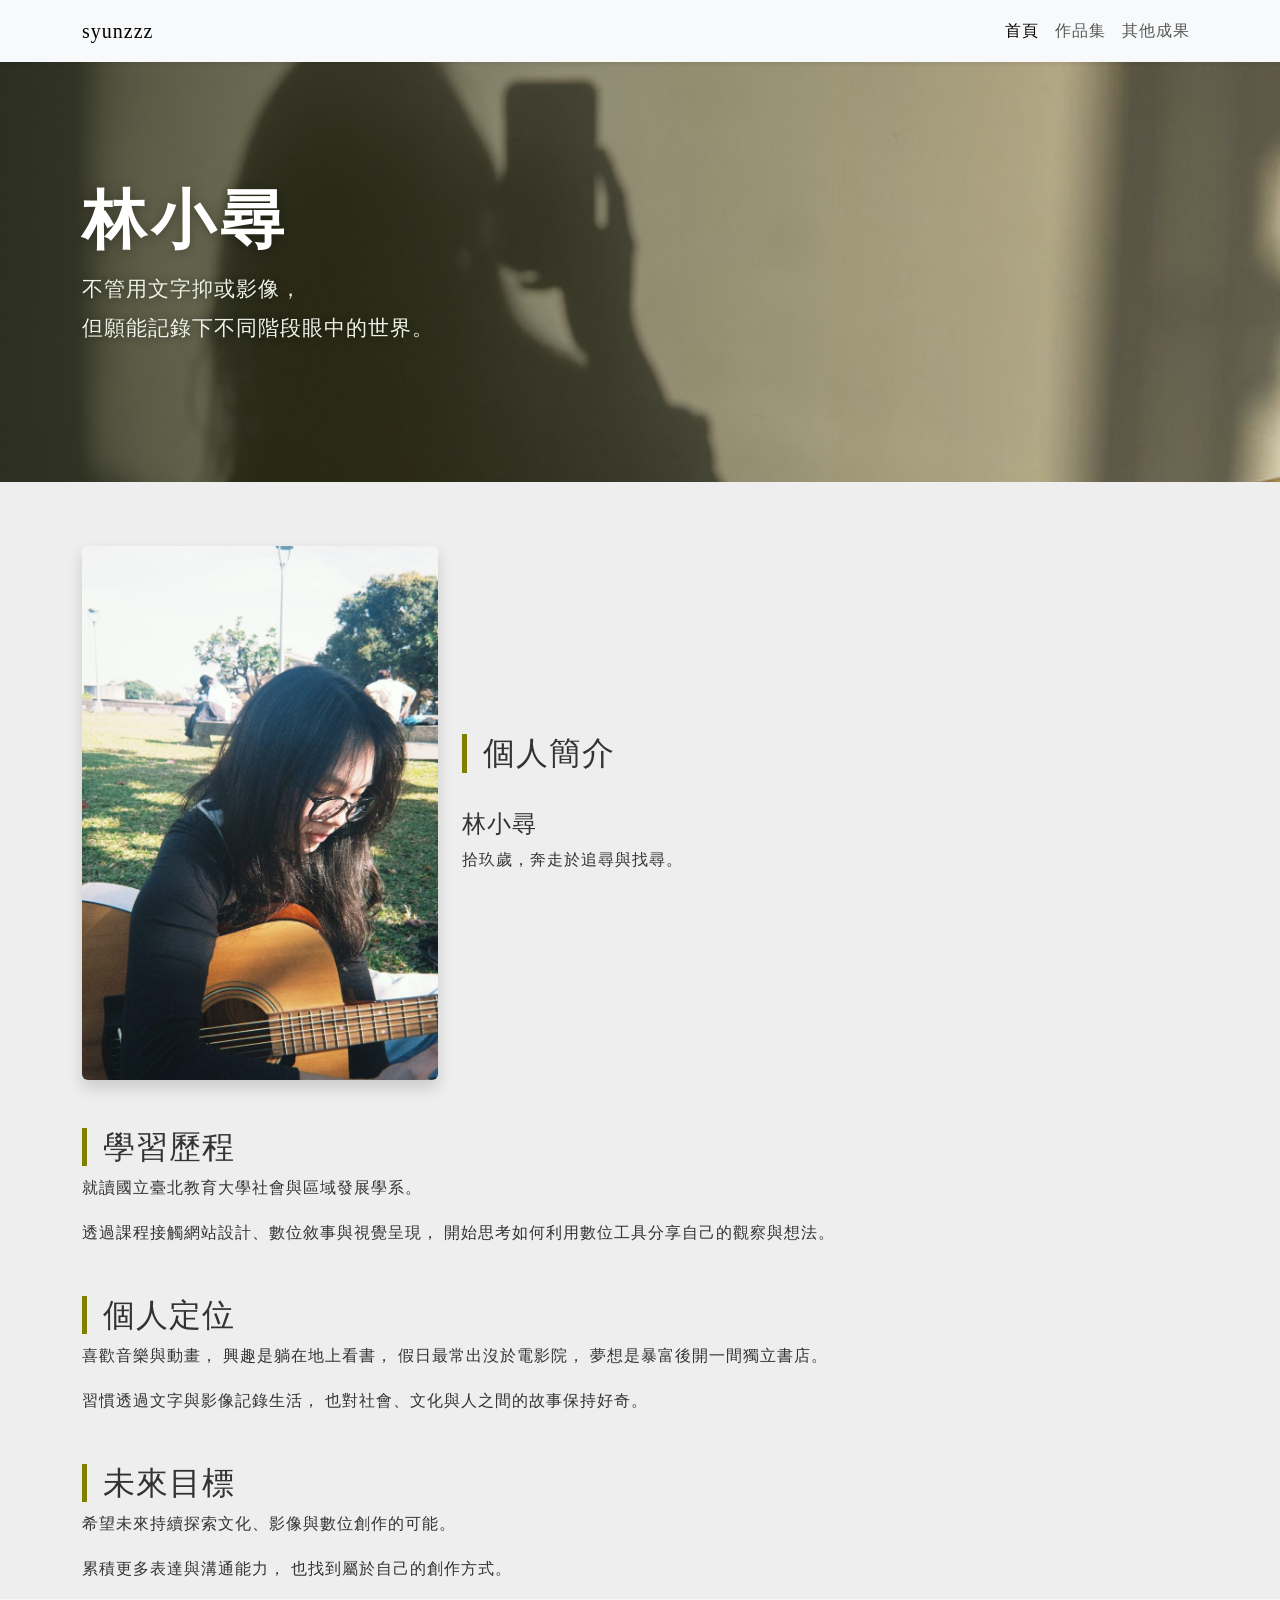
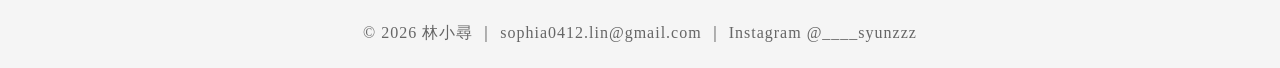
<file: index.html>
<!DOCTYPE html>
<html lang="zh-TW">

<head>
    <meta charset="UTF-8">
    <meta name="viewport" content="width=device-width, initial-scale=1.0">

    <title>syunzzz</title>

    <!-- Bootstrap -->
    <link href="https://cdn.jsdelivr.net/npm/bootstrap@5.3.7/dist/css/bootstrap.min.css" rel="stylesheet">

    <!-- 自己的 CSS -->
    <link rel="stylesheet" href="./css/style.css">
</head>

<body>

    <!-- Navbar -->
    <nav class="navbar navbar-expand-lg navbar-light bg-light shadow-sm sticky-top">
        <div class="container">

            <a class="navbar-brand" href="index.html">
                syunzzz
            </a>

            <button class="navbar-toggler"
                    type="button"
                    data-bs-toggle="collapse"
                    data-bs-target="#navbarNav"
                    aria-controls="navbarNav"
                    aria-expanded="false"
                    aria-label="切換導覽選單">

                <span class="navbar-toggler-icon"></span>

            </button>

            <div class="collapse navbar-collapse" id="navbarNav">

                <ul class="navbar-nav ms-auto">

                    <li class="nav-item">
                        <a class="nav-link active" href="index.html">
                            首頁
                        </a>
                    </li>

                    <li class="nav-item">
                        <a class="nav-link" href="portfolio.html">
                            作品集
                        </a>
                    </li>

                    <li class="nav-item">
                        <a class="nav-link" href="experience.html">
                            其他成果
                        </a>
                    </li>

                </ul>

            </div>

        </div>
    </nav>

    <!-- Hero -->
    <header class="hero">

        <div class="container">

            <h1>林小尋</h1>

            <p class="hero-text">
                不管用文字抑或影像，
                <br>
                但願能記錄下不同階段眼中的世界。
            </p>

        </div>

    </header>

    <!-- Main -->
    <main class="container">

        <!-- 個人介紹 -->
        <section class="content-section">

            <div class="row align-items-center">

                <div class="col-md-4 text-center">

                    <img src="./images/profile.jpg"
                         class="img-fluid rounded shadow"
                         alt="個人照片">

                </div>

                <div class="col-md-8">

                    <h2>個人簡介</h2>
                    <br>

                    <h4>
                    林小尋
                    </h4>
                    <p>
                        拾玖歲，奔走於追尋與找尋。
                    </p>

                    <p>
                        
                    </p>

                </div>

            </div>

        </section>

        <!-- 學習歷程 -->
        <section class="content-section">

            <h2>學習歷程</h2>

            <p>
                就讀國立臺北教育大學社會與區域發展學系。
            </p>

            <p>
                透過課程接觸網站設計、數位敘事與視覺呈現，
                開始思考如何利用數位工具分享自己的觀察與想法。
            </p>

        </section>

        <!-- 個人定位 -->
        <section class="content-section">
           

            
            

            <h2>個人定位</h2>

            <p>
                喜歡音樂與動畫，
                        興趣是躺在地上看書，
                        假日最常出沒於電影院，
                        夢想是暴富後開一間獨立書店。
            </p>

            <p>
                習慣透過文字與影像記錄生活，
                也對社會、文化與人之間的故事保持好奇。
            </p>

        </section>

        <!-- 未來目標 -->
        <section class="content-section">

            <h2>未來目標</h2>

            <p>
                希望未來持續探索文化、影像與數位創作的可能。
            </p>

            <p>
                累積更多表達與溝通能力，
                也找到屬於自己的創作方式。
            </p>

        </section>

        

    </main>

    <!-- Footer -->
    <footer>

        © 2026 林小尋 ｜ sophia0412.lin@gmail.com ｜ Instagram @____syunzzz

    </footer>

    <!-- Bootstrap JS -->
    <script src="https://cdn.jsdelivr.net/npm/bootstrap@5.3.7/dist/js/bootstrap.bundle.min.js"></script>

</body>

</html>
</file>
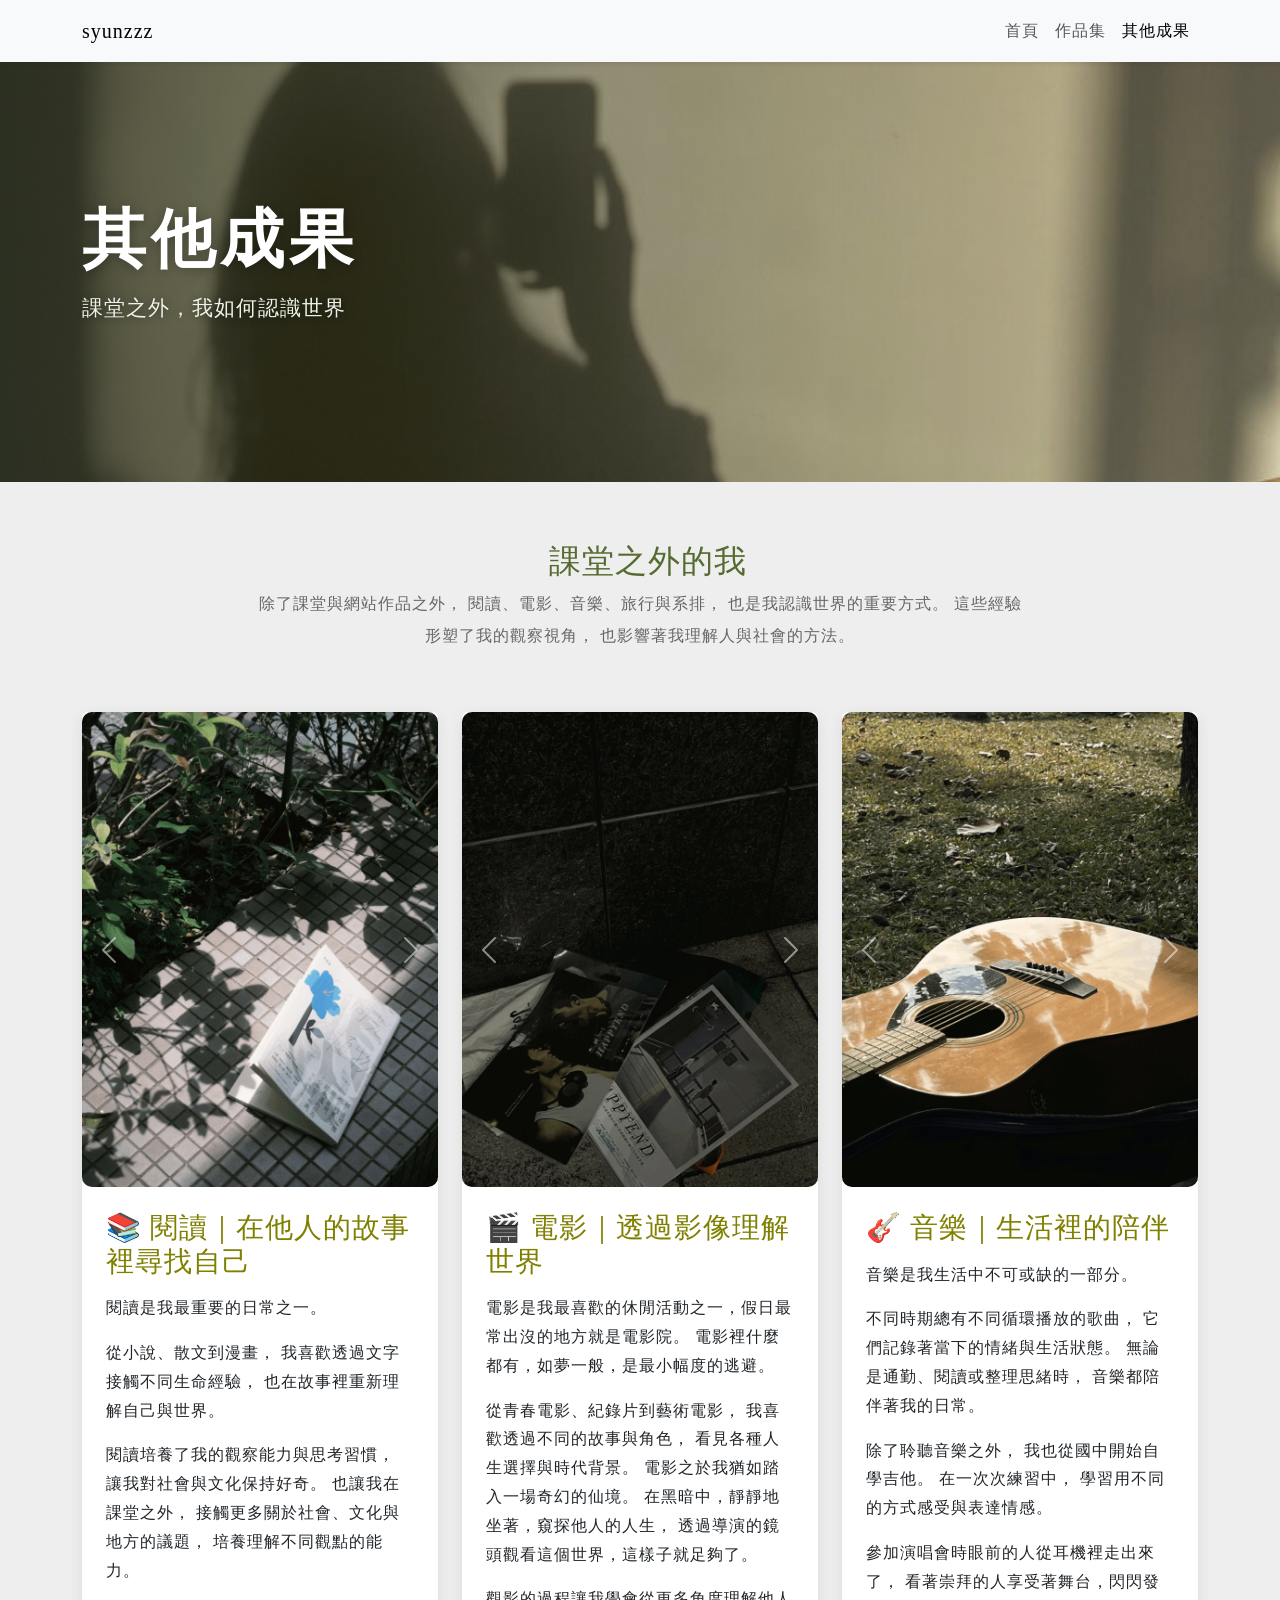
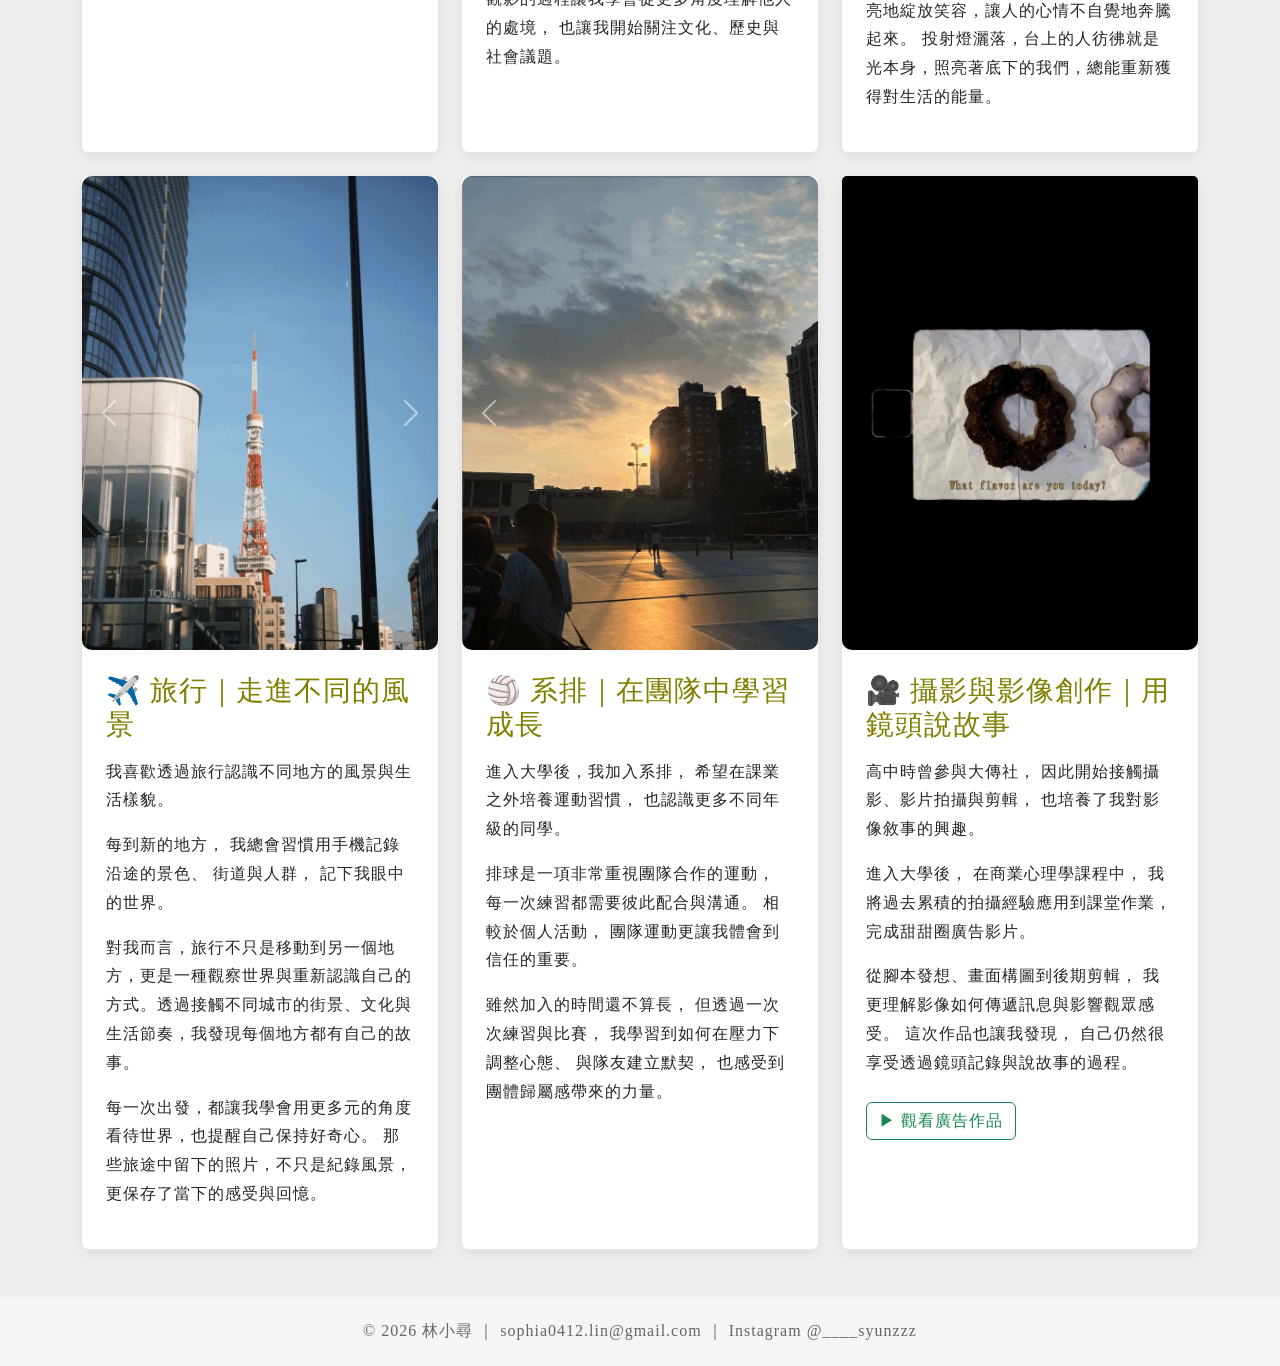
<file: experience.html>
<!DOCTYPE html>
<html lang="zh-TW">

<head>
    <meta charset="UTF-8">
    <meta name="viewport" content="width=device-width, initial-scale=1.0">

    <title>syunzzz</title>

    <!-- Bootstrap -->
    <link href="https://cdn.jsdelivr.net/npm/bootstrap@5.3.7/dist/css/bootstrap.min.css" rel="stylesheet">

    <!-- 自己的 CSS -->
    <link rel="stylesheet" href="./css/style.css">
</head>

<body>

    <!-- Navbar -->
    <nav class="navbar navbar-expand-lg navbar-light bg-light shadow-sm sticky-top">
        <div class="container">

            <a class="navbar-brand" href="index.html">
                syunzzz
            </a>

            <button class="navbar-toggler"
                    type="button"
                    data-bs-toggle="collapse"
                    data-bs-target="#navbarNav"
                    aria-controls="navbarNav"
                    aria-expanded="false"
                    aria-label="切換導覽選單">

                <span class="navbar-toggler-icon"></span>

            </button>

            <div class="collapse navbar-collapse" id="navbarNav">

                <ul class="navbar-nav ms-auto">

                    <li class="nav-item">
                        <a class="nav-link" href="index.html">
                            首頁
                        </a>
                    </li>

                    <li class="nav-item">
                        <a class="nav-link" href="portfolio.html">
                            作品集
                        </a>
                    </li>

                    <li class="nav-item">
                        <a class="nav-link active" href="experience.html">
                            其他成果
                        </a>
                    </li>

                </ul>

            </div>

        </div>
    </nav>

    <!-- Hero -->
      <header class="hero">

        <div class="container">

            <h1>其他成果</h1>

            <p class="hero-text">
               課堂之外，我如何認識世界
            </p>
            

        </div>

        

    </header>


  <section class="intro-section">

    <div class="container">

        <h2>課堂之外的我</h2>

        <p>
            除了課堂與網站作品之外，
            閱讀、電影、音樂、旅行與系排，
            也是我認識世界的重要方式。

            這些經驗形塑了我的觀察視角，
            也影響著我理解人與社會的方法。
        </p>

    </div>

</section>
<main class="container my-5">
    

    <div class="row g-4">

   <div class="col-12 col-md-6 col-lg-4">

<div class="card h-100">

<div id="bookCarousel"
     class="carousel slide"
     data-bs-ride="carousel">

<div class="carousel-inner">

<div class="carousel-item active">
<img src="./images/book1.webp" class="d-block w-100" alt="閱讀照片1">
</div>

<div class="carousel-item">
<img src="./images/book2.webp" class="d-block w-100" alt="閱讀照片2">
</div>

<div class="carousel-item">
<img src="./images/book3.webp" class="d-block w-100" alt="閱讀照片3">
</div>

<div class="carousel-item">
<img src="./images/book4.webp" class="d-block w-100" alt="閱讀照片4">
</div>

</div>

<button class="carousel-control-prev"
type="button"
data-bs-target="#bookCarousel"
data-bs-slide="prev">

<span class="carousel-control-prev-icon"></span>

</button>

<button class="carousel-control-next"
type="button"
data-bs-target="#bookCarousel"
data-bs-slide="next">

<span class="carousel-control-next-icon"></span>

</button>

</div>

<div class="card-body">

<h3>📚 閱讀｜在他人的故事裡尋找自己</h3>

<p>
閱讀是我最重要的日常之一。
</p>

<p>
從小說、散文到漫畫，
我喜歡透過文字接觸不同生命經驗，
也在故事裡重新理解自己與世界。
</p>

<p>
閱讀培養了我的觀察能力與思考習慣，
讓我對社會與文化保持好奇。
也讓我在課堂之外，
接觸更多關於社會、文化與地方的議題，
培養理解不同觀點的能力。
</p>

</div>

</div>

</div>
        <!-- 電影 Card -->
<div class="col-12 col-md-6 col-lg-4">

    <div class="card h-100">

        <div id="movieCarousel" class="carousel slide"data-bs-ride="carousel">

            <div class="carousel-inner">

                <div class="carousel-item active">
                    <img src="./images/movie1.webp" class="d-block w-100" alt="電影照片1">
                </div>

                <div class="carousel-item">
                    <img src="./images/movie3.webp" class="d-block w-100" alt="電影照片3">
                </div>

                <div class="carousel-item">
                    <img src="./images/movie4.webp" class="d-block w-100" alt="電影照片4">
                </div>

                <div class="carousel-item">
                    <img src="./images/movie5.webp" class="d-block w-100" alt="電影照片5">
                </div>

                <div class="carousel-item">
                    <img src="./images/movie7.webp" class="d-block w-100" alt="電影照片6">
                </div>

            </div>

            <button class="carousel-control-prev"
                    type="button"
                    data-bs-target="#movieCarousel"
                    data-bs-slide="prev">

                <span class="carousel-control-prev-icon"></span>

            </button>

            <button class="carousel-control-next"
                    type="button"
                    data-bs-target="#movieCarousel"
                    data-bs-slide="next">

                <span class="carousel-control-next-icon"></span>

            </button>

        </div>

        <div class="card-body">

            <h3>🎬 電影｜透過影像理解世界</h3>

            <p>
                電影是我最喜歡的休閒活動之一，假日最常出沒的地方就是電影院。
                電影裡什麼都有，如夢一般，是最小幅度的逃避。
            </p>

            <p>
                從青春電影、紀錄片到藝術電影，
                我喜歡透過不同的故事與角色，
                看見各種人生選擇與時代背景。
                電影之於我猶如踏入一場奇幻的仙境。
                在黑暗中，靜靜地坐著，窺探他人的人生，
                透過導演的鏡頭觀看這個世界，這樣子就足夠了。
            </p>

            <p>
                觀影的過程讓我學會從更多角度理解他人的處境，
                也讓我開始關注文化、歷史與社會議題。
            </p>

        </div>

    </div>

</div>

       <!-- 音樂 Card -->
<div class="col-12 col-md-6 col-lg-4">

    <div class="card h-100">

        <div id="musicCarousel" class="carousel slide"data-bs-ride="carousel">

            <div class="carousel-inner">

                <div class="carousel-item active">
                    <img src="./images/music1.webp" class="d-block w-100" alt="音樂照片1">
                </div>

                <div class="carousel-item">
                    <img src="./images/music3.webp" class="d-block w-100" alt="音樂照片3">
                </div>

                <div class="carousel-item">
                    <img src="./images/music5.webp" class="d-block w-100" alt="音樂照片5">
                </div>

                <div class="carousel-item">
                    <img src="./images/music6.webp" class="d-block w-100" alt="音樂照片6">
                </div>

            </div>

            <button class="carousel-control-prev"
                    type="button"
                    data-bs-target="#musicCarousel"
                    data-bs-slide="prev">

                <span class="carousel-control-prev-icon"></span>

            </button>

            <button class="carousel-control-next"
                    type="button"
                    data-bs-target="#musicCarousel"
                    data-bs-slide="next">

                <span class="carousel-control-next-icon"></span>

            </button>

        </div>

        <div class="card-body">

            <h3>🎸 音樂｜生活裡的陪伴</h3>

            <p>
                音樂是我生活中不可或缺的一部分。
            </p>

            <p>
                不同時期總有不同循環播放的歌曲，
                它們記錄著當下的情緒與生活狀態。
                無論是通勤、閱讀或整理思緒時，
                音樂都陪伴著我的日常。
            </p>

            <p>
                除了聆聽音樂之外，
                我也從國中開始自學吉他。
                在一次次練習中，
                學習用不同的方式感受與表達情感。
                </p>
                <p>
                參加演唱會時眼前的人從耳機裡走出來了，
                看著崇拜的人享受著舞台，閃閃發亮地綻放笑容，讓人的心情不自覺地奔騰起來。
                投射燈灑落，台上的人彷彿就是光本身，照亮著底下的我們，總能重新獲得對生活的能量。                      
                

            </p>

        </div>

    </div>

</div>

    <!-- 旅行 Card -->
<div class="col-12 col-md-6 col-lg-4">

    <div class="card h-100">

        <div id="travelCarousel" class="carousel slide"data-bs-ride="carousel">

            <div class="carousel-inner">

                <div class="carousel-item active">
                    <img src="./images/travel1.webp" class="d-block w-100" alt="旅行照片1">
                </div>

                <div class="carousel-item">
                    <img src="./images/travel2.webp" class="d-block w-100" alt="旅行照片2">
                </div>

                <div class="carousel-item">
                    <img src="./images/travel4.webp" class="d-block w-100" alt="旅行照片4">
                </div>

                <div class="carousel-item">
                    <img src="./images/travel6.webp" class="d-block w-100" alt="旅行照片6">
                </div>

                <div class="carousel-item">
                    <img src="./images/travel100.webp" class="d-block w-100" alt="旅行照片10">
                </div>

            </div>

            <button class="carousel-control-prev"
                    type="button"
                    data-bs-target="#travelCarousel"
                    data-bs-slide="prev">

                <span class="carousel-control-prev-icon"></span>

            </button>

            <button class="carousel-control-next"
                    type="button"
                    data-bs-target="#travelCarousel"
                    data-bs-slide="next">

                <span class="carousel-control-next-icon"></span>

            </button>

        </div>

        <div class="card-body">

            <h3>✈️ 旅行｜走進不同的風景</h3>

            <p>
                我喜歡透過旅行認識不同地方的風景與生活樣貌。
            </p>

            <p>
                每到新的地方，
                我總會習慣用手機記錄沿途的景色、
                街道與人群，
                記下我眼中的世界。
            </p>

            <p>
               對我而言，旅行不只是移動到另一個地方，更是一種觀察世界與重新認識自己的方式。透過接觸不同城市的街景、文化與生活節奏，我發現每個地方都有自己的故事。

            </p>
            <p>
                每一次出發，都讓我學會用更多元的角度看待世界，也提醒自己保持好奇心。
                那些旅途中留下的照片，不只是紀錄風景，更保存了當下的感受與回憶。

            </p>

        </div>

    </div>


</div>
<!-- 系排 Card -->
<div class="col-12 col-md-6 col-lg-4">

    <div class="card h-100">

        <div id="volleyballCarousel" class="carousel slide"data-bs-ride="carousel">

            <div class="carousel-inner">

                <div class="carousel-item active">
                    <img src="./images/volleyball1.webp"
                         class="d-block w-100"
                         alt="系排照片1">
                </div>

                <div class="carousel-item">
                    <img src="./images/volleyball2.webp"
                         class="d-block w-100"
                         alt="系排照片2">
                </div>

                <div class="carousel-item">
                    <img src="./images/volleyball33.webp"
                         class="d-block w-100"
                         alt="系排照片3">
                </div>

                <div class="carousel-item">
                    <img src="./images/volleyball4.webp"
                         class="d-block w-100"
                         alt="系排照片4">
                </div>

            </div>

            <button class="carousel-control-prev"
                    type="button"
                    data-bs-target="#volleyballCarousel"
                    data-bs-slide="prev">

                <span class="carousel-control-prev-icon"></span>

            </button>

            <button class="carousel-control-next"
                    type="button"
                    data-bs-target="#volleyballCarousel"
                    data-bs-slide="next">

                <span class="carousel-control-next-icon"></span>

            </button>

        </div>

        <div class="card-body">

            <h3>🏐 系排｜在團隊中學習成長</h3>

            <p>
                進入大學後，我加入系排，
                希望在課業之外培養運動習慣，
                也認識更多不同年級的同學。
            </p>

            <p>
                排球是一項非常重視團隊合作的運動，
                每一次練習都需要彼此配合與溝通。
                相較於個人活動，
                團隊運動更讓我體會到信任的重要。
            </p>

            <p>
                雖然加入的時間還不算長，
                但透過一次次練習與比賽，
                我學習到如何在壓力下調整心態、
                與隊友建立默契，
                也感受到團體歸屬感帶來的力量。
                
            </p>

        </div>

    </div>

    

</div>

<!-- 攝影與影像創作 Card -->
<div class="col-12 col-md-6 col-lg-4">

    <div class="card h-100">

        <a href="https://youtu.be/96u1n-49oIw"
           target="_blank">

            <img src="./images/donut.png"
                 class="card-img-top"
                 alt="甜甜圈廣告作品">

        </a>

        <div class="card-body">

            <h3>🎥 攝影與影像創作｜用鏡頭說故事</h3>

            <p>
                高中時曾參與大傳社，
                因此開始接觸攝影、影片拍攝與剪輯，
                也培養了我對影像敘事的興趣。
            </p>

            <p>
                進入大學後，
                在商業心理學課程中，
                我將過去累積的拍攝經驗應用到課堂作業，
                完成甜甜圈廣告影片。
            </p>

            <p>
                從腳本發想、畫面構圖到後期剪輯，
                我更理解影像如何傳遞訊息與影響觀眾感受。
                這次作品也讓我發現，
                自己仍然很享受透過鏡頭記錄與說故事的過程。
            </p>

            <a href="https://youtu.be/96u1n-49oIw"
               target="_blank"
               class="btn btn-outline-success mt-2">

                ▶ 觀看廣告作品

            </a>

        </div>

    </div>

</div>
    </div>

    

</main>
    <!-- Footer -->
    <footer>

        © 2026 林小尋 ｜ sophia0412.lin@gmail.com ｜ Instagram @____syunzzz

    </footer>

    <!-- Bootstrap JS -->
    <script src="https://cdn.jsdelivr.net/npm/bootstrap@5.3.7/dist/js/bootstrap.bundle.min.js"></script>

</body>

</html>
</file>
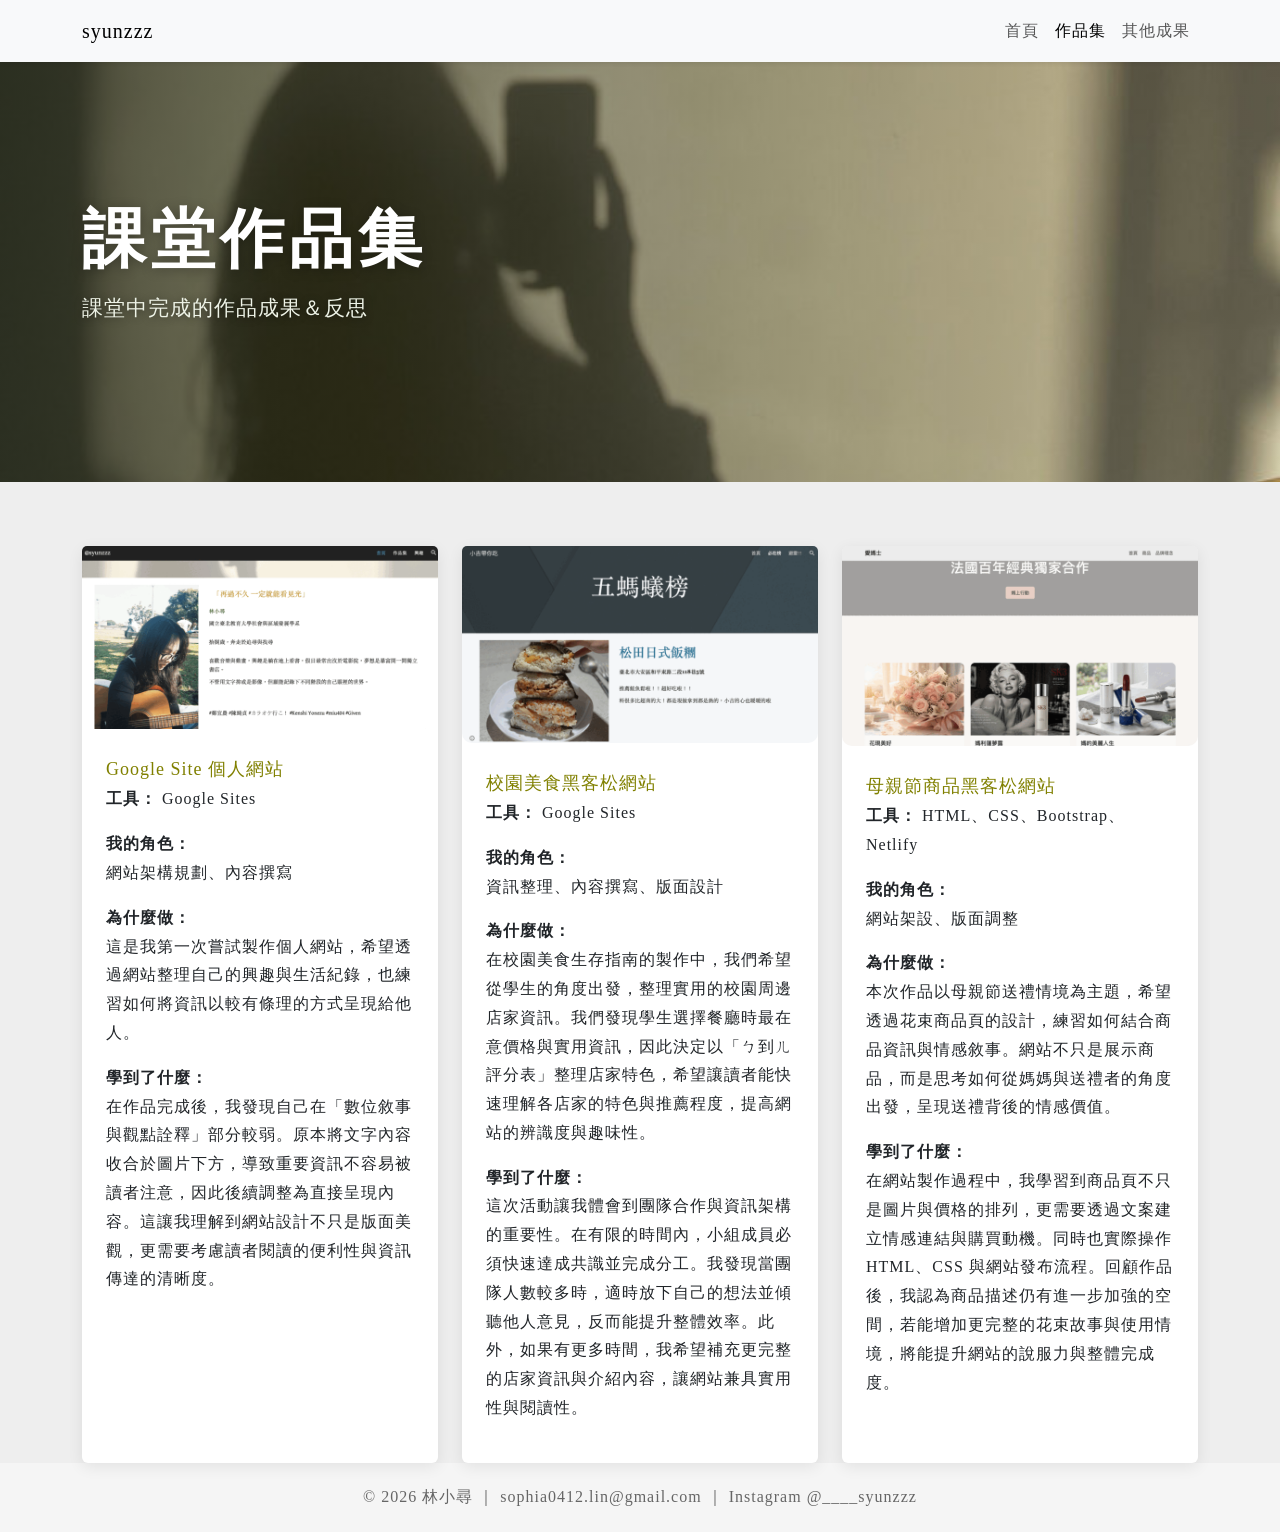
<file: portfolio.html>
<!DOCTYPE html>
<html lang="zh-TW">

<head>
    <meta charset="UTF-8">
    <meta name="viewport" content="width=device-width, initial-scale=1.0">

    <title>syunzzz</title>

    <!-- Bootstrap -->
    <link href="https://cdn.jsdelivr.net/npm/bootstrap@5.3.7/dist/css/bootstrap.min.css" rel="stylesheet">

    <!-- 自己的 CSS -->
    <link rel="stylesheet" href="./css/style.css">
</head>

<body>

    <!-- Navbar -->
    <nav class="navbar navbar-expand-lg navbar-light bg-light shadow-sm sticky-top">
        <div class="container">

            <a class="navbar-brand" href="index.html">
                syunzzz
            </a>

            <button class="navbar-toggler"
                    type="button"
                    data-bs-toggle="collapse"
                    data-bs-target="#navbarNav"
                    aria-controls="navbarNav"
                    aria-expanded="false"
                    aria-label="切換導覽選單">

                <span class="navbar-toggler-icon"></span>

            </button>

            <div class="collapse navbar-collapse" id="navbarNav">

                <ul class="navbar-nav ms-auto">

                    <li class="nav-item">
                        <a class="nav-link" href="index.html">
                            首頁
                        </a>
                    </li>

                    <li class="nav-item">
                        <a class="nav-link active" href="portfolio.html">
                            作品集
                        </a>
                    </li>

                    <li class="nav-item">
                        <a class="nav-link" href="experience.html">
                            其他成果
                        </a>
                    </li>

                </ul>

            </div>

        </div>
    </nav>
 <!-- Hero -->


       <header class="hero">

        <div class="container">

            <h1>課堂作品集</h1>

            <p class="hero-text">
               課堂中完成的作品成果＆反思
            </p>

        </div>

    </header>
   

<main class="container">

<div class="row g-4">

    <!-- 作品1 -->
    <div class="col-12 col-md-6 col-lg-4">

        <div class="card h-100">

            <img src="./images/google-site.png"
                 class="card-img-top"
                 alt="Google Site">

            <div class="card-body">

                

                <a href="https://sites.google.com/stu.ntue.edu.tw/syunzzz/首頁?authuser=0" target="_blank">Google Site 個人網站</a>


                <p>
                    <strong>工具：</strong>
                    Google Sites
                   
                </p>

                <p>
<strong>我的角色：</strong>
<br>
網站架構規劃、內容撰寫
</p>

               

                <p>
                    <strong>為什麼做：</strong>
                    <br>
                這是我第一次嘗試製作個人網站，希望透過網站整理自己的興趣與生活紀錄，也練習如何將資訊以較有條理的方式呈現給他人。

                </p>


                <p>
                    <strong>學到了什麼：</strong>
                    <br>
                    在作品完成後，我發現自己在「數位敘事與觀點詮釋」部分較弱。原本將文字內容收合於圖片下方，導致重要資訊不容易被讀者注意，因此後續調整為直接呈現內容。這讓我理解到網站設計不只是版面美觀，更需要考慮讀者閱讀的便利性與資訊傳達的清晰度。


                </p>



            </div>

        </div>

    </div>
<!-- 作品2 -->
    <div class="col-12 col-md-6 col-lg-4">

        <div class="card h-100">

            <img src="./images/google-site-2.png"
                 class="card-img-top"
                 alt="校園美食網站黑客松">

            <div class="card-body">
                <a href="https://sites.google.com/view/qwer0317/%E9%A6%96%E9%A0%81" target="_blank">校園美食黑客松網站</a>

                
                    
                <p>
                    <strong>工具：</strong>
                    Google Sites
                </p>

                <p>
<strong>我的角色：</strong>
<br>
資訊整理、內容撰寫、版面設計
</p>

                <p>
                    <strong>為什麼做：</strong>
                    <br>
                    在校園美食生存指南的製作中，我們希望從學生的角度出發，整理實用的校園周邊店家資訊。我們發現學生選擇餐廳時最在意價格與實用資訊，因此決定以「ㄅ到ㄦ評分表」整理店家特色，希望讓讀者能快速理解各店家的特色與推薦程度，提高網站的辨識度與趣味性。

                </p>

                <p>
                    <strong>學到了什麼：</strong>
                    <br>
                    這次活動讓我體會到團隊合作與資訊架構的重要性。在有限的時間內，小組成員必須快速達成共識並完成分工。我發現當團隊人數較多時，適時放下自己的想法並傾聽他人意見，反而能提升整體效率。此外，如果有更多時間，我希望補充更完整的店家資訊與介紹內容，讓網站兼具實用性與閱讀性。

                </p>

            </div>

        </div>

    </div>

    <!-- 作品3 -->
    <div class="col-12 col-md-6 col-lg-4">

        <div class="card h-100">

            <img src="./images/mothersday.png"
                 class="card-img-top"
                 alt="母親節網站">

            <div class="card-body"> 
                <a href="https://web0505.netlify.app/" target="_blank">母親節商品黑客松網站</a>
                
                
                    
                <p>
                    <strong>工具：</strong>
                    HTML、CSS、Bootstrap、Netlify
                </p>

                <p>
<strong>我的角色：</strong>
<br>
網站架設、版面調整
</p>

              
                <p>
                    <strong>為什麼做：</strong>
                    <br>
                    本次作品以母親節送禮情境為主題，希望透過花束商品頁的設計，練習如何結合商品資訊與情感敘事。網站不只是展示商品，而是思考如何從媽媽與送禮者的角度出發，呈現送禮背後的情感價值。

                </p>
                <p>
                    <strong>學到了什麼：</strong>
                    <br>
                    在網站製作過程中，我學習到商品頁不只是圖片與價格的排列，更需要透過文案建立情感連結與購買動機。同時也實際操作 HTML、CSS 與網站發布流程。回顧作品後，我認為商品描述仍有進一步加強的空間，若能增加更完整的花束故事與使用情境，將能提升網站的說服力與整體完成度。


                </p>

            </div>

        </div>

    </div>

    
    

</div>

</main>
    <!-- Footer -->
    <footer>

        © 2026 林小尋 ｜ sophia0412.lin@gmail.com ｜ Instagram @____syunzzz

    </footer>
    <!-- Bootstrap JS -->
    <script src="https://cdn.jsdelivr.net/npm/bootstrap@5.3.7/dist/js/bootstrap.bundle.min.js"></script>
</body>
</html>
</file>
<file: css/style.css>
html{
    scroll-behavior:smooth;
}

body{
    font-family: serif, Arial, "Noto Serif TC", PMingLiU, "Microsoft JhengHei";
    background-color:#eee;
    color:#333;
    line-height: 1.8;
    letter-spacing: 1px;
    margin: 0;
}

/* ===== HERO ===== */
.hero{
    background-image:
    linear-gradient(90deg, rgba(35, 42, 30, 0.78), rgba(35, 42, 30, 0.18)),
    url("../images/IMG_header.jpeg");

    background-size: cover;
    background-position: center;
    background-repeat: no-repeat;

    min-height: 420px;
    display: flex;
    align-items: center;

    padding: 80px 20px;
}

.hero .container{
    text-align:left;
}
.hero h1{
    color:#fff;
    font-size: clamp(2.3rem, 5vw, 4.5rem);
    font-weight: 700;
    line-height: 1.25;
    letter-spacing: 0.08em;
    text-shadow: 0 2px 12px rgba(0,0,0,0.3);
}
/*.hero h1{
    color: olive;
}*/

.hero-text{
    max-width: 680px;
    color: #eef3e7;
    font-size: clamp(1.05rem, 2vw, 1.3rem);
    line-height: 1.9;
    text-shadow: 0 1px 8px rgba(0,0,0,0.45);
}

/* ===== LINKS ===== */
a{
    color: olive;
    font-size: 18px;
    text-decoration: none;
}

a:hover{
    color: #556b2f;
    text-decoration: underline;
}

/* ===== MAIN LAYOUT ===== */
main{
    padding-inline: 10vw;
    margin-top: 4rem;
}

/* ===== INTRO SECTION ===== */
.content-section{
    margin-top: 3rem;

}
.intro-section{
    max-width: 800px;
    margin: 60px auto;
    text-align: center;
}

.intro-section h2{
    border: none;
    color: #556b2f;
}

.intro-section p{
    color: #666;
    line-height: 2;
}

/* ===== HEADINGS ===== */
h2{
    border-left: 5px solid olive;
    padding-left: 1rem;
}

h6{
    color: darkslateblue;
}

/* ===== CARDS ===== */
.card{
    border: none;
    box-shadow: 0 4px 15px rgba(0,0,0,0.08);
}

.card-body{
    padding: 1.5rem;
}

.card h3{
    color: olive;
    margin-bottom: 1rem;
}

/* ===== CARD IMAGE (重要) ===== */
.card-img-top{
    width: 100%;
    object-fit: cover;
}

/* ===== CAROUSEL IMAGE ===== */
.carousel img{
    width: 100%;
    aspect-ratio: 3 / 4;
    object-fit: cover;
}

.intro-section + main .card-img-top{
    aspect-ratio: 3 / 4;
}

/* ===== GLOBAL IMG SAFETY ===== */
img{
    max-width: 100%;
    height: auto;
    display: block;
    border-radius: 10px;
}

/* ===== HOME SECTION ===== */
.home-container{
    display: flex;
    align-items: center;
    gap: 20px;
}

@media (max-width: 768px){
    .content-section:first-child .col-md-8{
        margin-top: 2rem;
    }

    .home-container{
        flex-direction: column;
        align-items: center;
    }

    .home-container img{
        width: 70%;
        max-width: 250px;
    }

    .home-container .text{
        width: 100%;
    }
}

/* ===== FOOTER ===== */
footer{
    text-align: center;
    padding: 20px;
    background: #f5f5f5;
    color: #666;
}

/* ===== SUB HERO ===== */
.sub-hero{
    background-color: #e9e5df;
    text-align: center;
    padding: 80px 20px;
    margin-bottom: 40px;
}
</file>
